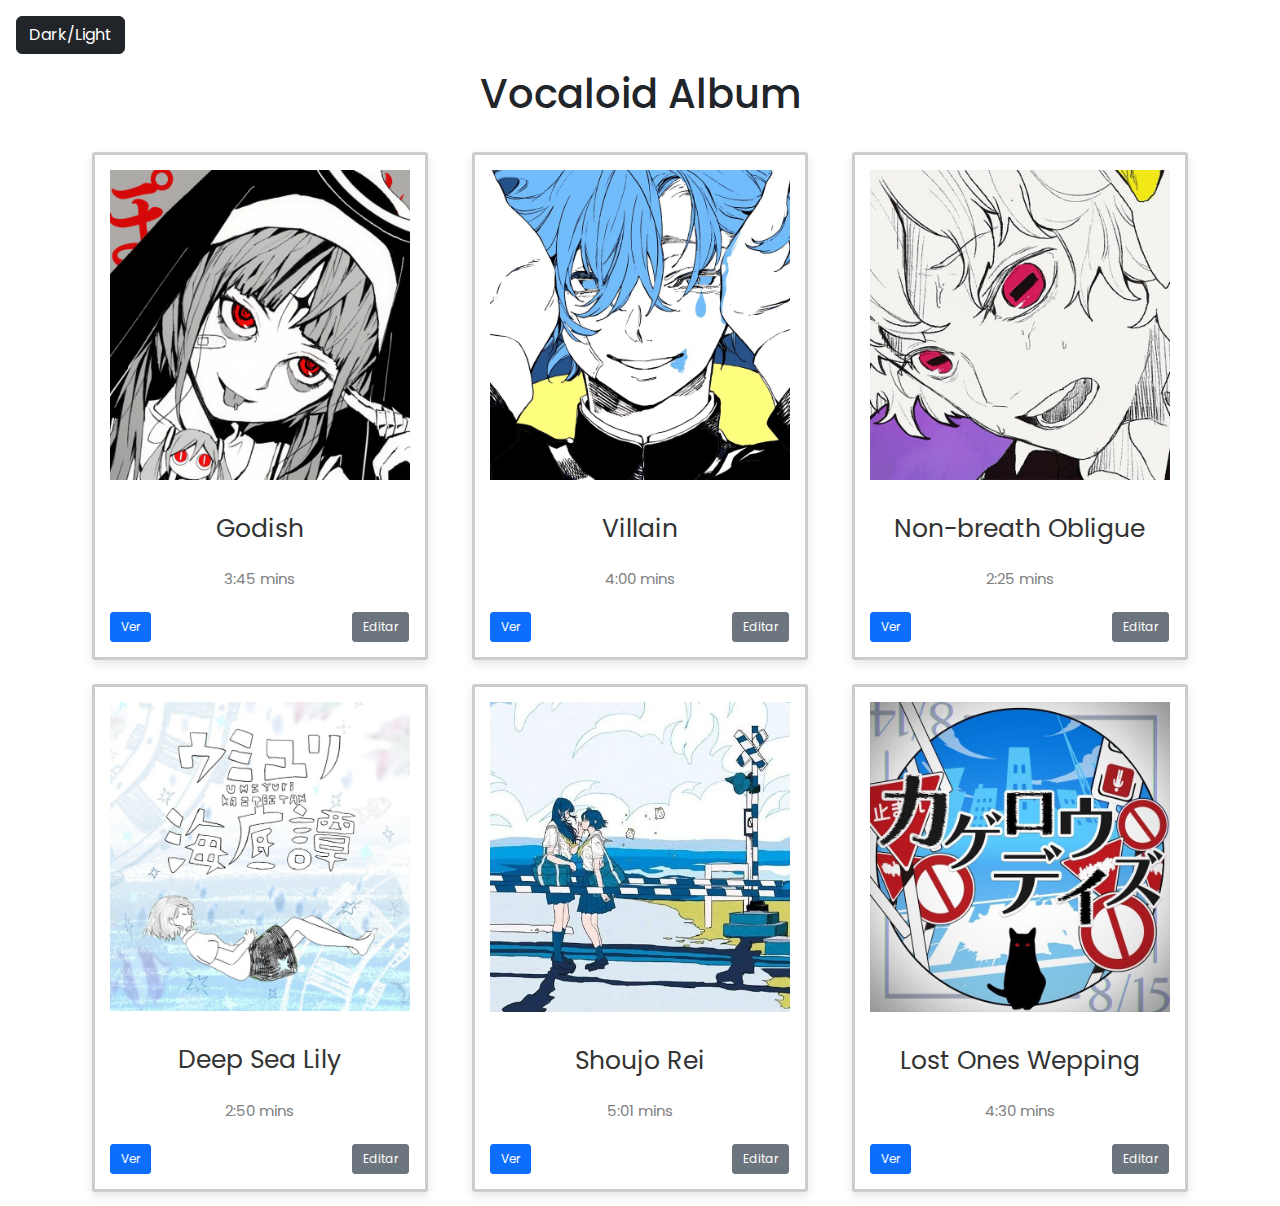
<file: album-project/index.html>
<!DOCTYPE HTML>
<html lang="es">
<head>
    <meta charset="UTF-8">
    <meta name="viewport" content="width=device-width, initial-scale=1.0">
    <title>Photo Album</title>

    <link href="https://cdn.jsdelivr.net/npm/bootstrap@5.3.0/dist/css/bootstrap.min.css" rel="stylesheet">
    <link href="https://fonts.googleapis.com/css2?family=Poppins:wght@300;400;600&display=swap" rel="stylesheet">
    <link rel="stylesheet" href="assets/css/styles.css">
    <link rel="icon" href="assets/images/icon.png" type="image/x-icon">
</head>
<body data-bs-theme="light">
    <button id="theme-toggle" class="btn btn-dark m-3">Dark/Light</button>

    <div class="container text-center">
        <h1 class="mb-4">Vocaloid Album</h1>
        <div class="row" id="image-gallery">
        </div>
    </div>

    
    <script src="https://cdn.jsdelivr.net/npm/bootstrap@5.3.0/dist/js/bootstrap.bundle.min.js"></script>
    <script src="assets/js/main.js"></script>
    <script>
        function createImageCard(imageSrc, description, timestamp) {
            const colDiv = document.createElement('div');
            colDiv.classList.add('col-md-6', 'col-lg-4', 'mb-4');

            const cardDiv = document.createElement('div');
            cardDiv.classList.add('card', 'border-gray', 'h-100');

            const imgElement = document.createElement('img');
            imgElement.src = imageSrc;
            imgElement.alt = description;
            imgElement.classList.add('card-body', 'img-fluid'); // o card-img-top

            const descriptionDiv = document.createElement('div');
            descriptionDiv.classList.add('card-body', 'd-flex', 'flex-column', 'justify-content-between');
            descriptionDiv.style.backgroundColor = 'white';

            const descriptionParagraph = document.createElement('p');
            descriptionParagraph.textContent = description;
            descriptionParagraph.classList.add('card-text');

            const timestampDiv = document.createElement('div');
            timestampDiv.classList.add('timestamp');
            timestampDiv.textContent = timestamp;
            timestampDiv.style.fontSize = '15px';
            timestampDiv.style.color = 'gray';

            const buttonContainer = document.createElement('div');
            buttonContainer.classList.add('d-flex', 'justify-content-between', 'mt-3');
            
            const buttonVer = document.createElement('button');
            buttonVer.classList.add('btn', 'btn-primary', 'btn-sm');
            buttonVer.textContent = 'Ver';
            
            const buttonEditar = document.createElement('button');
            buttonEditar.classList.add('btn', 'btn-secondary', 'btn-sm');
            buttonEditar.textContent = 'Editar';
            
            buttonContainer.appendChild(buttonVer);
            buttonContainer.appendChild(buttonEditar);

            descriptionDiv.appendChild(descriptionParagraph);
            descriptionDiv.appendChild(timestampDiv);
            descriptionDiv.appendChild(buttonContainer);
           
            cardDiv.appendChild(imgElement);
            cardDiv.appendChild(descriptionDiv);

            colDiv.appendChild(cardDiv);

            return colDiv;
        }

        const gallery = document.getElementById('image-gallery');
        gallery.appendChild(createImageCard('assets/images/imagen3.jpg', 'Godish', '3:45 mins'));
        gallery.appendChild(createImageCard('assets/images/imagen10.jpg', 'Villain', '4:00 mins'));
        gallery.appendChild(createImageCard('assets/images/imagen6.jpg', 'Non-breath Obligue', '2:25 mins'));
        gallery.appendChild(createImageCard('assets/images/imagen7.jpg', 'Deep Sea Lily', '2:50 mins'));
        gallery.appendChild(createImageCard('assets/images/imagen5.jpg', 'Shoujo Rei', '5:01 mins'));
        gallery.appendChild(createImageCard('assets/images/imagen8.jpg', 'Lost Ones Wepping', '4:30 mins'));
    </script>
</body>
</html>
</file>
<file: album-project/assets/css/styles.css>
body {
    font-family: 'Poppins', sans-serif;
}

.card {
    margin: 10px;
    background-color: white;
    border-radius:  3px;
    box-shadow: 0 4px 10px rgba(0, 0, 0, 0.1);
    height: 100%;
    border: 3px solid #ccc; 
}

#image-gallery {
    display: flex;
    justify-content: space-around;
    flex-wrap: wrap;
}

.btn-sm {
    font-size: 12px;
    padding: 5px 10px;
}

.btn-primary, .btn-secondary {
    margin-right: 1px;
    border-radius: 3px;
}

.card-body {
    padding: 15px;
    background-color: rgb(255, 255, 255);
    color: #333;
    display: flex;
    flex-direction: column;
    justify-content: space-between;
}

.card-text {
    font-size: 25px; 
}

.timestamp {
    font-size: 12px;
    color: gray;
}

@media (max-width: 768px) {
    .col-12 {
        max-width: 100%;
    }
}

@media (min-width: 768px) {
    .col-md-6 {
        max-width: 60%;
    }
}

@media (min-width: 992px) {
    .col-lg-4 {
        max-width: 33.33%;
    }
}
</file>
